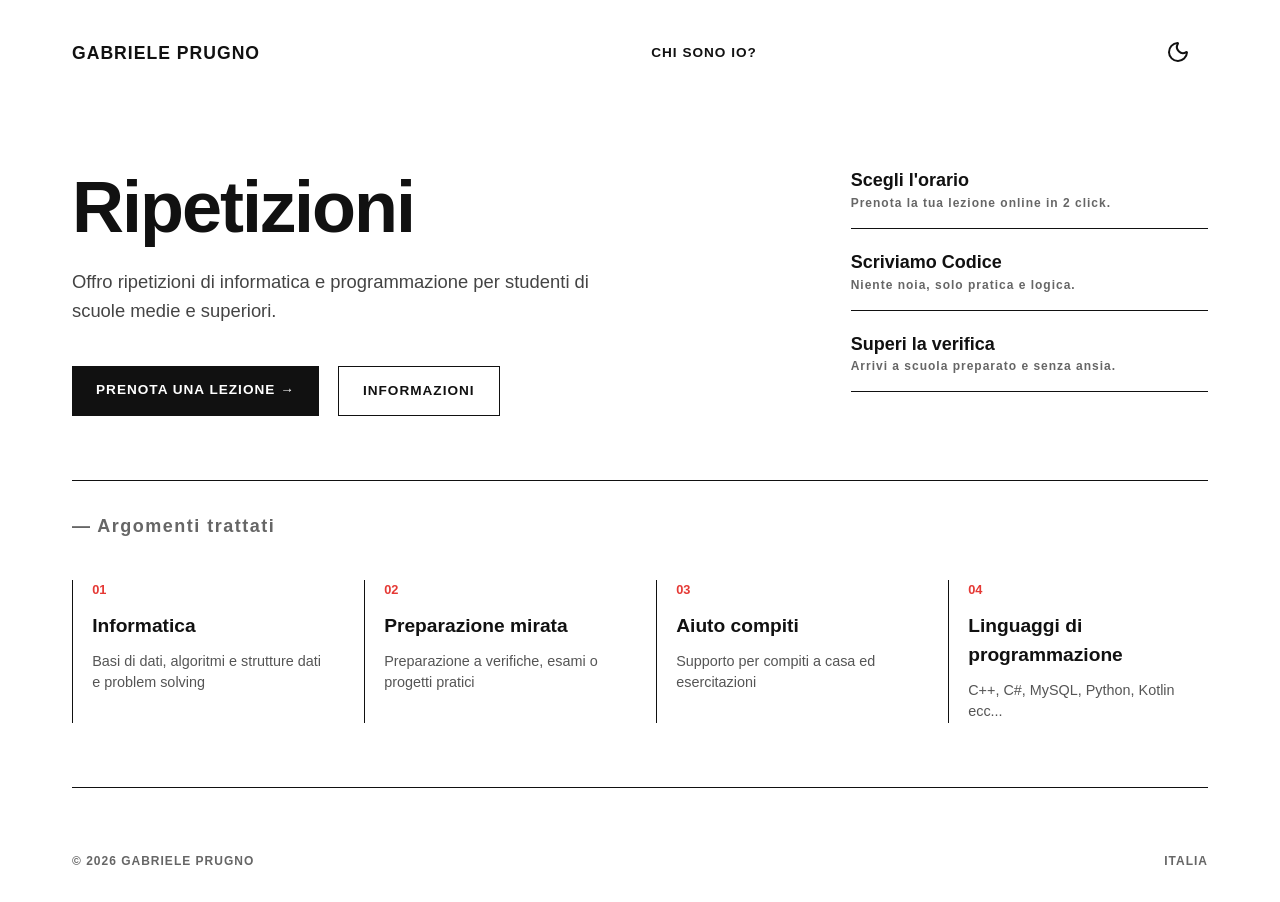
<file: index.html>
<!-- Copyright (c) 2026 Gabriele Prugno. All rights reserved. -->
<!DOCTYPE html>
<html lang="it">
<head>
    <meta charset="UTF-8">
    <meta name="viewport" content="width=device-width, initial-scale=1.0">
    <link rel="icon" type="image/png" href="favicon.png">
    <title>Home</title>
    <link rel="stylesheet" href="style/style.css">
</head>
<body>

    <!-- Header Navigation -->
    <header class="navbar">
        <div class="logo">GABRIELE PRUGNO</div>
        <nav class="nav-links">
            <a href="me.html">CHI SONO IO?</a>
        </nav>
        <button id="theme-toggle" class="btn-outline-sm" style="cursor: pointer; background: transparent;"><svg xmlns="http://www.w3.org/2000/svg" width="24" height="24" viewBox="0 0 24 24" fill="none" stroke="currentColor" stroke-width="2" stroke-linecap="round" stroke-linejoin="round" class="lucide lucide-moon"><path d="M20.985 12.486a9 9 0 1 1-9.473-9.472c.405-.022.617.46.402.803a6 6 0 0 0 8.268 8.268c.344-.215.825-.004.803.401"/></svg></button>
    </header>

    <!-- Main Content Container -->
    <main class="container">
        
        <!-- Hero Section -->
        <section class="hero-section">
            <div class="hero-content">
                <h1 class="hero-title">Ripetizioni</h1>
                <p class="hero-subtitle">
                    Offro ripetizioni di informatica e programmazione per studenti di scuole medie e superiori.
                </p>
                <div class="hero-buttons">
                    <a href="appuntamento.html" class="btn-solid">PRENOTA UNA LEZIONE &rarr;</a>
                    <a href="informazioni.html" class="btn-outline">INFORMAZIONI</a>
                </div>
            </div>

            <!-- Stats Block -->
            <div class="hero-stats">
                <div class="stat-item">
                    <div class="stat-number">Scegli l'orario</div>
                    <div class="stat-label">Prenota la tua lezione online in 2 click.</div>
                </div>
                <div class="stat-item">
                    <div class="stat-number">Scriviamo Codice</div>
                    <div class="stat-label">Niente noia, solo pratica e logica.</div>
                </div>
                <div class="stat-item">
                    <div class="stat-number">Superi la verifica</div>
                    <div class="stat-label">Arrivi a scuola preparato e senza ansia.</div>
                </div>
            </div>
        </section>

        <hr class="divider">

        <!-- Services Section -->
        <section id="servizi" class="services-section">
            <span class="section-tag" style="font-size: large;">&mdash; Argomenti trattati </span>
            <div class="services-grid">
                <div class="service-card">
                    <span class="service-num">01</span>
                    <h3 class="service-title">Informatica</h3>
                    <p class="service-text">Basi di dati, algoritmi e strutture dati e problem solving</p>
                </div>

                <div class="service-card">
                    <span class="service-num">02</span>
                    <h3 class="service-title">Preparazione mirata</h3>
                    <p class="service-text">Preparazione a verifiche, esami o progetti pratici</p>
                </div>

                <div class="service-card">
                    <span class="service-num">03</span>
                    <h3 class="service-title">Aiuto compiti</h3>
                    <p class="service-text">Supporto per compiti a casa ed esercitazioni</p>
                </div>

                <div class="service-card">
                    <span class="service-num">04</span>
                    <h3 class="service-title">Linguaggi di programmazione</h3>
                    <p class="service-text">C++, C#, MySQL, Python, Kotlin ecc...</p>
                </div>
            </div>
        </section>

        <hr class="divider">

    </main>

    <!-- Footer -->
    <footer class="footer-bar">
        <span>&copy; 2026 GABRIELE PRUGNO</span>
        <span><aclass="admin-link"></a>ITALIA</span>
    </footer>

    <!-- Script per la gestione del Theme Switcher tramite il bottone Booking -->
    <script>
        const themeToggleBtn = document.getElementById('theme-toggle');
        const htmlElement = document.documentElement;

        // Controlla se c'è un tema salvato in precedenza
        const savedTheme = localStorage.getItem('theme');
        if (savedTheme === 'dark') {
            htmlElement.setAttribute('data-theme', 'dark');
            themeToggleBtn.innerHTML = '<svg xmlns="http://www.w3.org/2000/svg" width="24" height="24" viewBox="0 0 24 24" fill="none" stroke="currentColor" stroke-width="2" stroke-linecap="round" stroke-linejoin="round" class="lucide lucide-sun"><circle cx="12" cy="12" r="4"/><path d="M12 2v2"/><path d="M12 20v2"/><path d="m4.93 4.93 1.41 1.41"/><path d="m17.66 17.66 1.41 1.41"/><path d="M2 12h2"/><path d="M20 12h2"/><path d="m6.34 17.66-1.41 1.41"/><path d="m19.07 4.93-1.41 1.41"/></svg>';
        }

        // Gestione del click sul bottone Booking
        themeToggleBtn.addEventListener('click', () => {
            const currentTheme = htmlElement.getAttribute('data-theme');
            
            if (currentTheme === 'dark') {
                htmlElement.removeAttribute('data-theme');
                localStorage.setItem('theme', 'light');
                themeToggleBtn.innerHTML = '<svg xmlns="http://www.w3.org/2000/svg" width="24" height="24" viewBox="0 0 24 24" fill="none" stroke="currentColor" stroke-width="2" stroke-linecap="round" stroke-linejoin="round" class="lucide lucide-moon"><path d="M20.985 12.486a9 9 0 1 1-9.473-9.472c.405-.022.617.46.402.803a6 6 0 0 0 8.268 8.268c.344-.215.825-.004.803.401"/></svg>';
            } else {
                htmlElement.setAttribute('data-theme', 'dark');
                localStorage.setItem('theme', 'dark');
                themeToggleBtn.innerHTML = '<svg xmlns="http://www.w3.org/2000/svg" width="24" height="24" viewBox="0 0 24 24" fill="none" stroke="currentColor" stroke-width="2" stroke-linecap="round" stroke-linejoin="round" class="lucide lucide-sun"><circle cx="12" cy="12" r="4"/><path d="M12 2v2"/><path d="M12 20v2"/><path d="m4.93 4.93 1.41 1.41"/><path d="m17.66 17.66 1.41 1.41"/><path d="M2 12h2"/><path d="M20 12h2"/><path d="m6.34 17.66-1.41 1.41"/><path d="m19.07 4.93-1.41 1.41"/></svg>';
            }
        });
    </script>

</body>
</html>
</file>
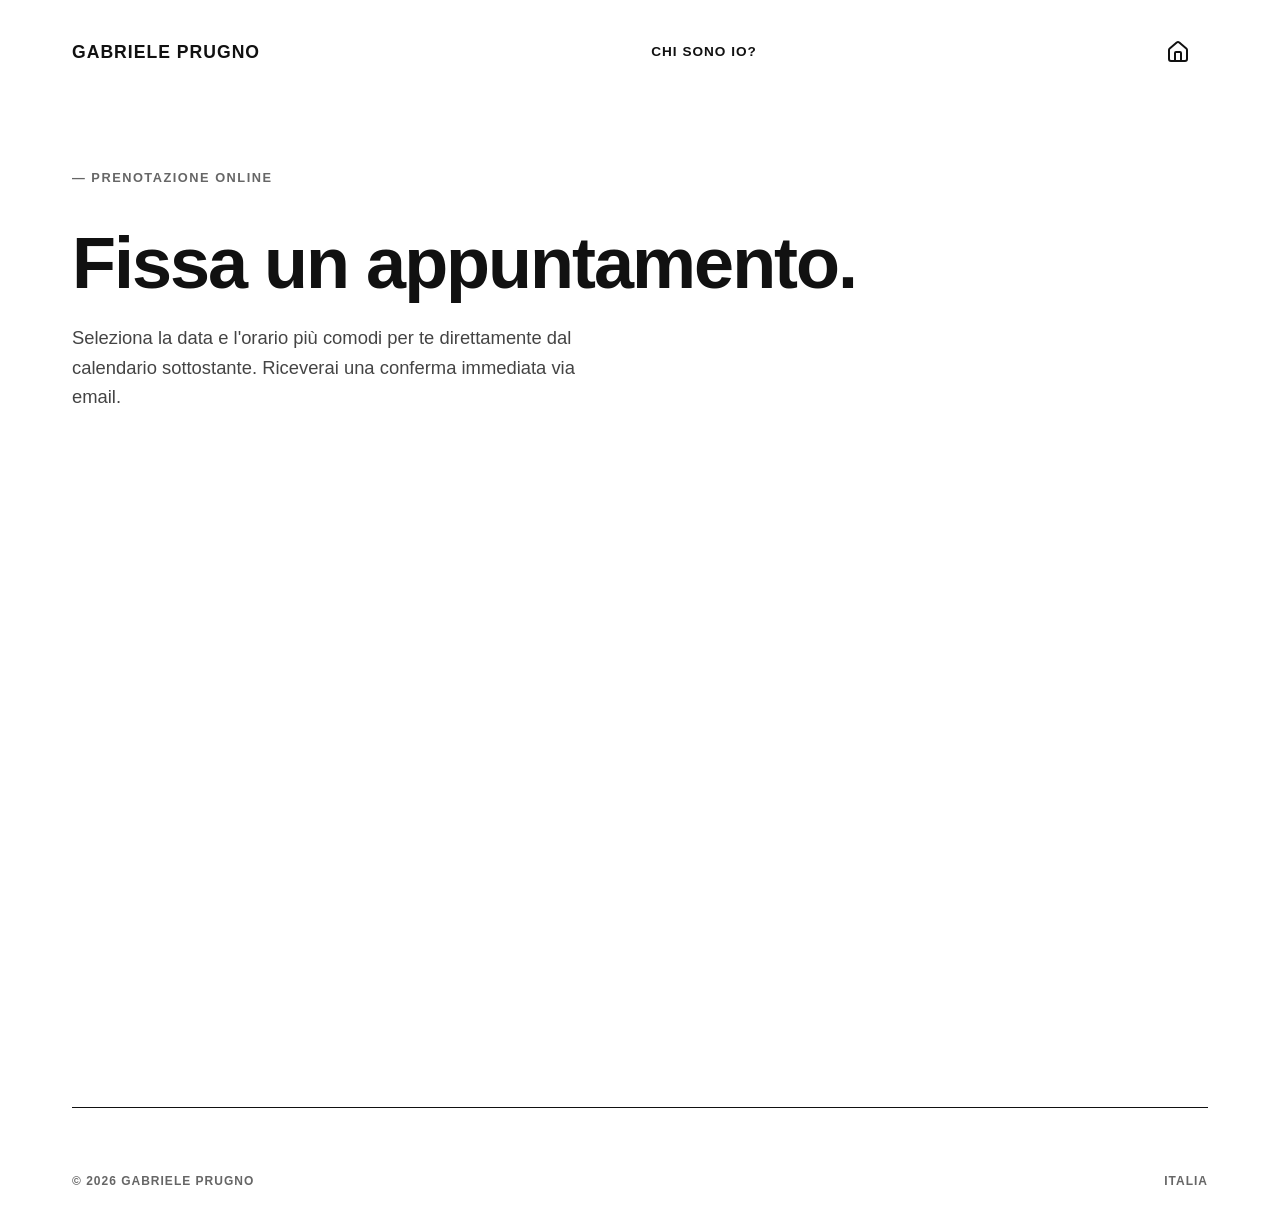
<file: appuntamento.html>
<!-- Copyright (c) 2026 Gabriele Prugno. All rights reserved. -->
<!DOCTYPE html>
<html lang="it">
<head>
    <meta charset="UTF-8">
    <meta name="viewport" content="width=device-width, initial-scale=1.0">
    <link rel="icon" type="image/png" href="favicon.png">
    <title>Appuntamento</title>
    
    <!-- Aggiunta essenziale per la Dark Mode: applica il tema salvato prima di caricare la pagina -->
    <script>
        const savedTheme = localStorage.getItem('theme');
        if (savedTheme === 'dark') {
            document.documentElement.setAttribute('data-theme', 'dark');
        }
    </script>

    <link rel="stylesheet" href="style/style.css">
</head>
<body>

    <!-- Header Navigation -->
    <header class="navbar">
        <div class="logo"><a href="index.html" style="text-decoration: none; color: inherit;">GABRIELE PRUGNO</a></div>
        <nav class="nav-links">
            <a href="me.html">CHI SONO IO?</a>
        </nav>
        <!-- Aggiunto lo stesso stile in linea del bottone della Home per pareggiare le dimensioni -->
        <a href="index.html" class="btn-outline-sm" style="cursor: pointer; background: transparent; display: flex; align-items: center; justify-content: center;">
            <svg xmlns="http://www.w3.org/2000/svg" width="24" height="24" viewBox="0 0 24 24" fill="none" stroke="currentColor" stroke-width="2" stroke-linecap="round" stroke-linejoin="round" class="lucide lucide-house">
                <path d="M15 21v-8a1 1 0 0 0-1-1h-4a1 1 0 0 0-1 1v8"/>
                <path d="M3 10a2 2 0 0 1 .709-1.528l7-6a2 2 0 0 1 2.582 0l7 6A2 2 0 0 1 21 10v9a2 2 0 0 1-2 2H5a2 2 0 0 1-2-2z"/>
            </svg>
        </a>
    </header>

    <!-- Main Content Container -->
    <main class="container">
        
        <!-- Booking Header Section -->
        <section class="hero-section" style="padding-bottom: 2rem; grid-template-columns: 1fr;">
            <div class="hero-content">
                <span class="section-tag">&mdash; PRENOTAZIONE ONLINE</span>
                <h1 class="hero-title">Fissa un appuntamento.</h1>
                <p class="hero-subtitle">
                    Seleziona la data e l'orario più comodi per te direttamente dal calendario sottostante. Riceverai una conferma immediata via email.
                </p>
            </div>
        </section>

        <!-- Google Calendar Embed Container -->
        <section class="booking-calendar-section">
            <div class="calendar-embed-frame">
                <!-- Google Calendar Appointment Scheduling begin -->
                <iframe src="https://calendar.google.com/calendar/appointments/schedules/AcZssZ2pSFNQS7HlMXKCCh6ACoEn0Q-ZIsM1eIbjxJtRkHIQAtX1nQZTLDccXStNKVUGUmn6h_0moEcF?gv=true" style="border: 0" width="100%" height="600" frameborder="0"></iframe>
                <!-- end Google Calendar Appointment Scheduling -->
            </div>
        </section>

        <hr class="divider">

    </main>

    <!-- Footer -->
    <footer class="footer-bar">
        <span>&copy; 2026 GABRIELE PRUGNO</span>
        <!-- Corretto il tag a -->
        <span><a class="admin-link"></a>ITALIA</span>
    </footer>

</body>
</html>
</file>
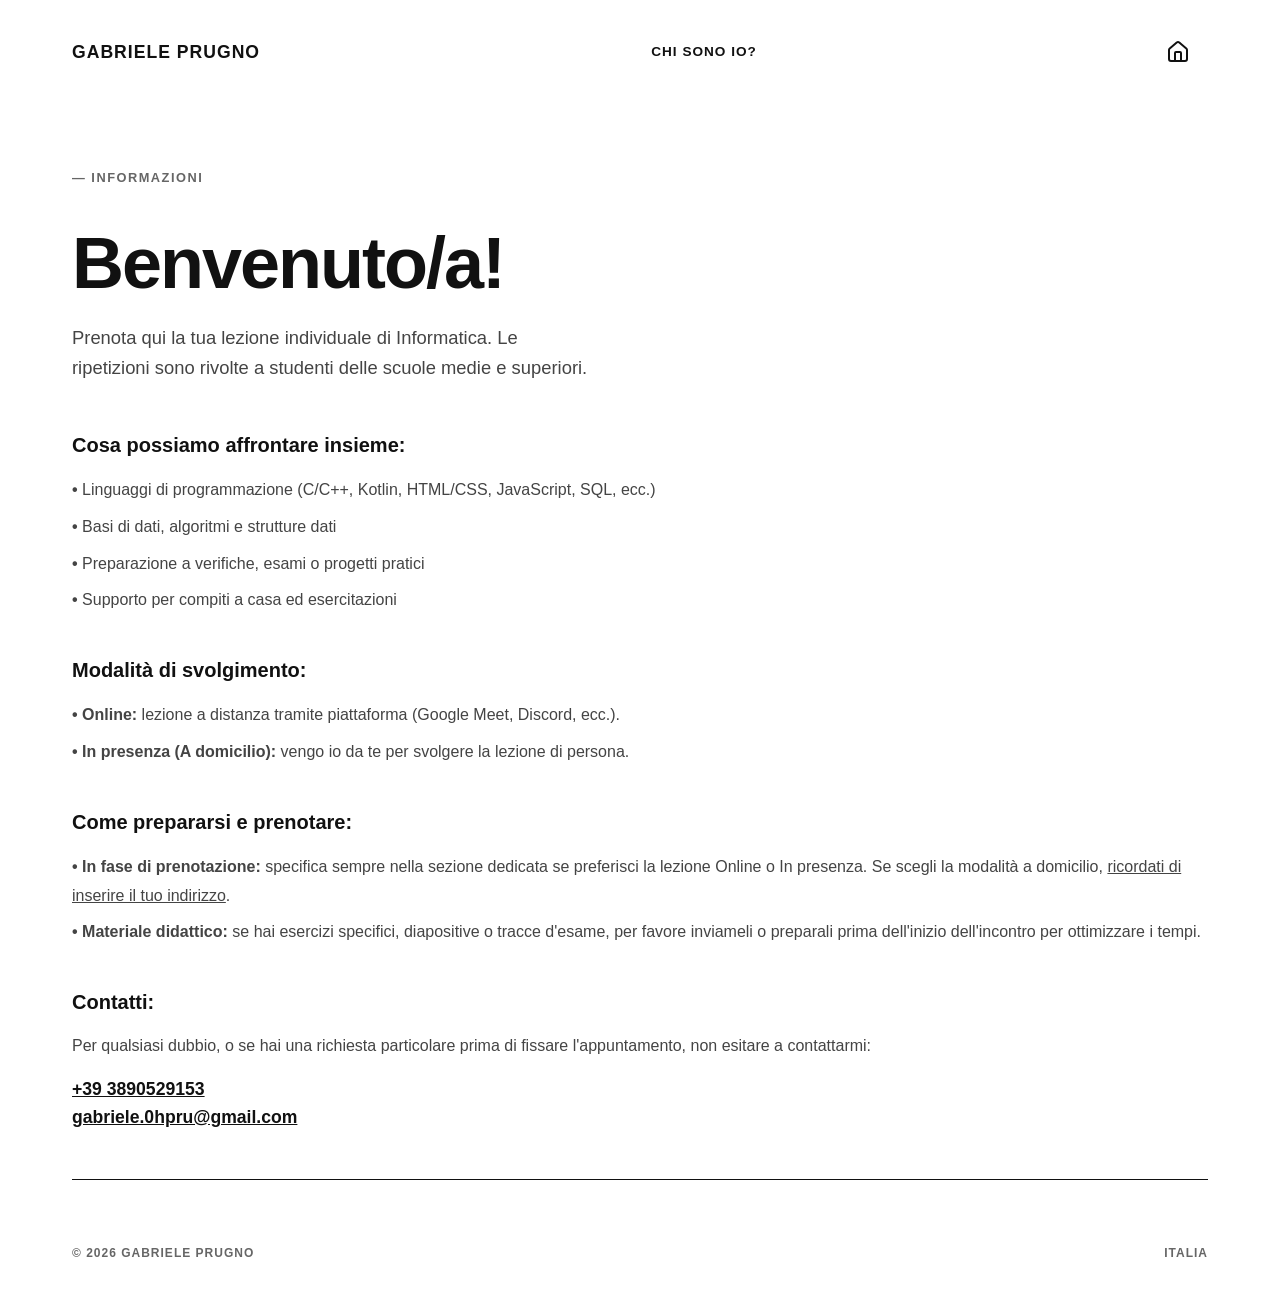
<file: informazioni.html>
<!-- Copyright (c) 2026 Gabriele Prugno. All rights reserved. -->
<!DOCTYPE html>
<html lang="it">
<head>
    <meta charset="UTF-8">
    <meta name="viewport" content="width=device-width, initial-scale=1.0">
    <link rel="icon" type="image/png" href="favicon.png">
    <title>Informazioni</title>
    
    <!-- Script di sincronizzazione immediata del tema per la Dark Mode -->
    <script>
        const savedTheme = localStorage.getItem('theme');
        if (savedTheme === 'dark') {
            document.documentElement.setAttribute('data-theme', 'dark');
        }
    </script>

    <link rel="stylesheet" href="style/style.css">
</head>
<body>

    <!-- Header Navigation -->
    <header class="navbar">
        <div class="logo"><a href="index.html" style="text-decoration: none; color: inherit;">GABRIELE PRUGNO</a></div>
        
        <!-- Menu di navigazione con ID per il mobile -->
        <nav class="nav-links" id="nav-menu">
            <a href="me.html">CHI SONO IO?</a>
        </nav>
        
        <!-- Gruppo bottoni a destra (Hamburger + Home) -->
        <div style="display: flex; gap: 0.5rem; align-items: center;">
            
            <!-- Tasto Hamburger (visibile solo su telefono tramite CSS) -->
            <button id="hamburger-btn" class="btn-outline-sm hamburger-btn">
                <svg xmlns="http://www.w3.org/2000/svg" width="24" height="24" viewBox="0 0 24 24" fill="none" stroke="currentColor" stroke-width="2" stroke-linecap="round" stroke-linejoin="round" class="lucide lucide-menu"><line x1="4" x2="20" y1="12" y2="12"/><line x1="4" x2="20" y1="6" y2="6"/><line x1="4" x2="20" y1="18" y2="18"/></svg>
            </button>

            <!-- Tasto Home (Casetta) -->
            <a href="index.html" class="btn-outline-sm" style="cursor: pointer; background: transparent; display: flex; align-items: center; justify-content: center;">
                <svg xmlns="http://www.w3.org/2000/svg" width="24" height="24" viewBox="0 0 24 24" fill="none" stroke="currentColor" stroke-width="2" stroke-linecap="round" stroke-linejoin="round" class="lucide lucide-house">
                    <path d="M15 21v-8a1 1 0 0 0-1-1h-4a1 1 0 0 0-1 1v8"/>
                    <path d="M3 10a2 2 0 0 1 .709-1.528l7-6a2 2 0 0 1 2.582 0l7 6A2 2 0 0 1 21 10v9a2 2 0 0 1-2 2H5a2 2 0 0 1-2-2z"/>
                </svg>
            </a>
            
        </div>
    </header>

    <!-- Main Content Container -->
    <main class="container">
        
        <!-- Information Section -->
        <section class="hero-section" style="padding-bottom: 2rem; grid-template-columns: 1fr;">
            <div class="hero-content">
                <span class="section-tag">&mdash; INFORMAZIONI</span>
                <h1 class="hero-title">Benvenuto/a!</h1>
                <p class="hero-subtitle" style="margin-bottom: 3rem;">
                    Prenota qui la tua lezione individuale di Informatica. Le ripetizioni sono rivolte a studenti delle scuole medie e superiori.
                </p>

                <!-- Blocco Testuale Strutturato -->
                <div style="text-align: left;">
                    
                    <h3 style="font-size: 1.25rem; font-weight: 800; margin-bottom: 1rem; color: var(--text-main);">Cosa possiamo affrontare insieme:</h3>
                    <ul style="list-style-type: none; padding-left: 0; margin-bottom: 2.5rem; color: var(--text-subtitle); line-height: 1.8;">
                        <li style="margin-bottom: 0.5rem;"><strong>&bull;</strong> Linguaggi di programmazione (C/C++, Kotlin, HTML/CSS, JavaScript, SQL, ecc.)</li>
                        <li style="margin-bottom: 0.5rem;"><strong>&bull;</strong> Basi di dati, algoritmi e strutture dati</li>
                        <li style="margin-bottom: 0.5rem;"><strong>&bull;</strong> Preparazione a verifiche, esami o progetti pratici</li>
                        <li style="margin-bottom: 0.5rem;"><strong>&bull;</strong> Supporto per compiti a casa ed esercitazioni</li>
                    </ul>

                    <h3 style="font-size: 1.25rem; font-weight: 800; margin-bottom: 1rem; color: var(--text-main);">Modalità di svolgimento:</h3>
                    <ul style="list-style-type: none; padding-left: 0; margin-bottom: 2.5rem; color: var(--text-subtitle); line-height: 1.8;">
                        <li style="margin-bottom: 0.5rem;"><strong>&bull; Online:</strong> lezione a distanza tramite piattaforma (Google Meet, Discord, ecc.).</li>
                        <li style="margin-bottom: 0.5rem;"><strong>&bull; In presenza (A domicilio):</strong> vengo io da te per svolgere la lezione di persona.</li>
                    </ul>

                    <h3 style="font-size: 1.25rem; font-weight: 800; margin-bottom: 1rem; color: var(--text-main);">Come prepararsi e prenotare:</h3>
                    <ul style="list-style-type: none; padding-left: 0; margin-bottom: 2.5rem; color: var(--text-subtitle); line-height: 1.8;">
                        <li style="margin-bottom: 0.5rem;"><strong>&bull; In fase di prenotazione:</strong> specifica sempre nella sezione dedicata se preferisci la lezione Online o In presenza. Se scegli la modalità a domicilio, <u>ricordati di inserire il tuo indirizzo</u>.</li>
                        <li style="margin-bottom: 0.5rem;"><strong>&bull; Materiale didattico:</strong> se hai esercizi specifici, diapositive o tracce d'esame, per favore inviameli o preparali prima dell'inizio dell'incontro per ottimizzare i tempi.</li>
                    </ul>

                    <h3 style="font-size: 1.25rem; font-weight: 800; margin-bottom: 1rem; color: var(--text-main);">Contatti:</h3>
                    <p style="color: var(--text-subtitle); line-height: 1.6; margin-bottom: 1rem;">
                        Per qualsiasi dubbio, o se hai una richiesta particolare prima di fissare l'appuntamento, non esitare a contattarmi:
                    </p>
                    <p style="color: var(--text-main); font-weight: 600; line-height: 1.6; font-size: 1.1rem;">
                        <a href="tel:+393890529153" style="color: inherit; text-decoration: underline;">+39 3890529153</a>
                        <br>
                        <a href="mailto:gabriele.0hpru@gmail.com" style="color: inherit; text-decoration: underline;">gabriele.0hpru@gmail.com</a>
                    </p>

                </div>
            </div>
        </section>

        <hr class="divider">

    </main>

    <!-- Footer -->
    <footer class="footer-bar">
        <span>&copy; 2026 GABRIELE PRUGNO</span>
        <span><a class="admin-link"></a>ITALIA</span>
    </footer>

    <!-- Script per aprire/chiudere il menu Hamburger su mobile -->
    <script>
        const hamburgerBtn = document.getElementById('hamburger-btn');
        const navMenu = document.getElementById('nav-menu');

        if (hamburgerBtn && navMenu) {
            hamburgerBtn.addEventListener('click', () => {
                navMenu.classList.toggle('active');
            });
        }
    </script>

</body>
</html>
</file>
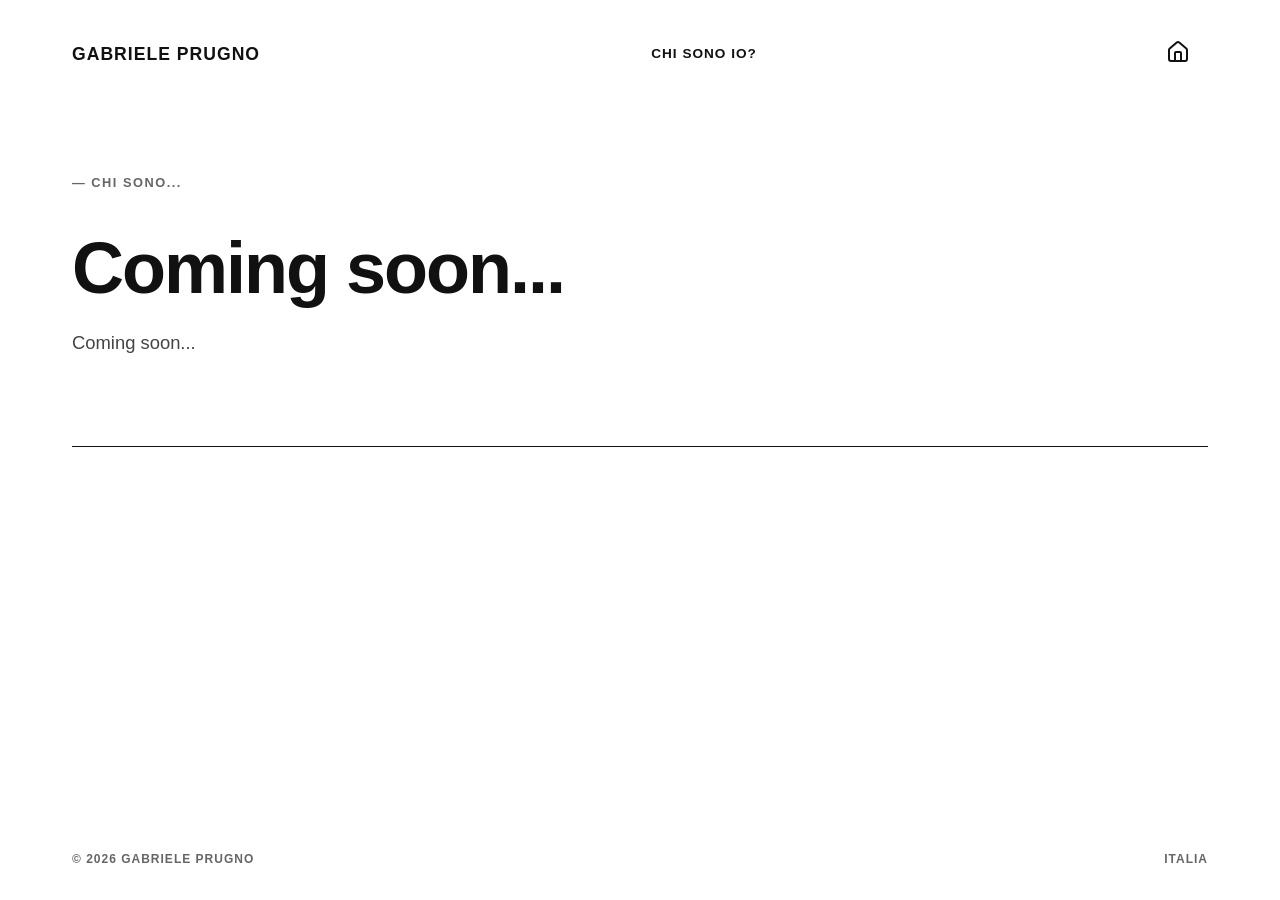
<file: me.html>
<!-- Copyright (c) 2026 Gabriele Prugno. All rights reserved. -->
<!DOCTYPE html>
<html lang="it">
<head>
    <meta charset="UTF-8">
    <meta name="viewport" content="width=device-width, initial-scale=1.0">
    <link rel="icon" type="image/png" href="favicon.png">
    <title>Io</title>
    <link rel="stylesheet" href="style/style.css">
</head>
<body>

    <!-- Header Navigation -->
    <header class="navbar">
        <div class="logo"><a href="index.html" style="text-decoration: none; color: inherit;">GABRIELE PRUGNO</a></div>
        <nav class="nav-links">
            <a href="me.html">CHI SONO IO?</a>
        </nav>
        <a href="index.html" class="btn-outline-sm"><svg xmlns="http://www.w3.org/2000/svg" width="24" height="24" viewBox="0 0 24 24" fill="none" stroke="currentColor" stroke-width="2" stroke-linecap="round" stroke-linejoin="round" class="lucide lucide-house"><path d="M15 21v-8a1 1 0 0 0-1-1h-4a1 1 0 0 0-1 1v8"/><path d="M3 10a2 2 0 0 1 .709-1.528l7-6a2 2 0 0 1 2.582 0l7 6A2 2 0 0 1 21 10v9a2 2 0 0 1-2 2H5a2 2 0 0 1-2-2z"/></svg></a>
    </header>

    <!-- Main Content Container -->
    <main class="container">
        
        <!-- Booking Header Section -->
        <section class="hero-section" style="padding-bottom: 2rem; grid-template-columns: 1fr;">
            <div class="hero-content">
                <span class="section-tag">&mdash; CHI SONO...</span>
                <h1 class="hero-title">Coming soon...</h1>
                <p class="hero-subtitle">
                    Coming soon...
                </p>
            </div>
        </section>

        

        <hr class="divider">

    </main>

    <!-- Footer -->
    <footer class="footer-bar">
        <span>&copy; 2026 GABRIELE PRUGNO</span>
        <span><aclass="admin-link"></a>ITALIA</span>
    </footer>

</body>
</html>
</file>
<file: style/style.css>
/* Reset base */
html {
    overflow-y: scroll;
}
* {
    box-sizing: border-box;
    margin: 0;
    padding: 0;
}

/* 1. Definizione delle Variabili per i Temi */
:root {
    --bg-color: #ffffff;
    --text-main: #111111;
    --text-subtitle: #444444;
    --text-muted: #666666;
    --text-service: #555555;
    --border-color: #111111;
    
    --btn-solid-bg: #111111;
    --btn-solid-text: #ffffff;
    --btn-solid-hover: #333333;
    
    --btn-outline-bg: transparent;
    --btn-outline-text: #111111;
    --btn-outline-border: #111111;
    --btn-outline-hover-bg: #111111;
    --btn-outline-hover-text: #ffffff;
}

[data-theme="dark"] {
    --bg-color: #121212;
    --text-main: #ffffff;
    --text-subtitle: #cccccc;
    --text-muted: #aaaaaa;
    --text-service: #cccccc;
    --border-color: #ffffff;
    
    --btn-solid-bg: #ffffff;
    --btn-solid-text: #121212;
    --btn-solid-hover: #e0e0e0;
    
    --btn-outline-bg: transparent;
    --btn-outline-text: #ffffff;
    --btn-outline-border: #ffffff;
    --btn-outline-hover-bg: #ffffff;
    --btn-outline-hover-text: #121212;
}

body {
    font-family: 'Helvetica Neue', Arial, sans-serif;
    background-color: var(--bg-color);
    color: var(--text-main);
    line-height: 1.5;
    display: flex;
    flex-direction: column;
    min-height: 100vh;
    transition: background-color 0.3s ease, color 0.3s ease;
}

/* Container principale */
.container {
    max-width: 1200px;
    margin: 0 auto;
    padding: 0 2rem;
    flex: 1;
    width: 100%;
}

/* Navigation Bar */
.navbar {
    display: flex;
    justify-content: space-between;
    align-items: center;
    padding: 2rem;
    max-width: 1200px;
    margin: 0 auto;
    width: 100%;
}

.logo {
    font-weight: 800;
    font-size: 1.1rem;
    letter-spacing: 1px;
}

.nav-links {
    display: flex;
    gap: 2rem;
}

.nav-links a {
    text-decoration: none;
    color: var(--text-main);
    font-size: 0.85rem;
    font-weight: 600;
    letter-spacing: 1px;
}

.nav-links a:hover {
    opacity: 0.6;
}

/* Buttons */
.btn-outline-sm {
    text-decoration: none;
    color: var(--btn-outline-text);
    border: none;
    background-color: transparent;
    padding: 8px 18px;
    font-size: 0.8rem;
    font-weight: 700;
    letter-spacing: 1px;
    transition: all 0.2s ease;
}

.btn-outline-sm:hover {
    border: none;
    background-color: transparent;
    color: var(--btn-outline-hover-text);
}
.btn-outline-torna {
    text-decoration: none;
    color: var(--btn-outline-text);
    border: 1px solid var(--btn-outline-border);
    background-color: var(--btn-outline-bg);
    padding: 8px 18px;
    font-size: 0.8rem;
    font-weight: 700;
    letter-spacing: 1px;
    transition: all 0.2s ease;
}
.btn-outline-torna:hover {
    background-color: var(--btn-outline-hover-bg);
    color: var(--btn-outline-hover-text);
}

.btn-solid {
    display: inline-block;
    background-color: var(--btn-solid-bg);
    color: var(--btn-solid-text);
    text-decoration: none;
    padding: 14px 24px;
    font-size: 0.85rem;
    font-weight: 700;
    letter-spacing: 1px;
    transition: background-color 0.2s ease;
}

.btn-solid:hover {
    background-color: var(--btn-solid-hover);
}

.btn-outline {
    display: inline-block;
    background-color: var(--btn-outline-bg);
    color: var(--btn-outline-text);
    border: 1px solid var(--btn-outline-border);
    text-decoration: none;
    padding: 14px 24px;
    font-size: 0.85rem;
    font-weight: 700;
    letter-spacing: 1px;
    transition: all 0.2s ease;
}

.btn-outline:hover {
    background-color: var(--btn-outline-hover-bg);
    color: var(--btn-outline-hover-text);
}

.link-underline {
    color: var(--text-main);
    font-size: 0.85rem;
    font-weight: 700;
    letter-spacing: 1px;
    text-decoration: underline;
    text-underline-offset: 4px;
    align-self: center;
}

/* Hero Section */
.hero-section {
    display: grid;
    grid-template-columns: 2fr 1fr;
    gap: 4rem;
    padding: 4rem 0 3rem 0;
    align-items: start;
}

.hero-title {
    font-size: 4.5rem;
    font-weight: 900;
    letter-spacing: -2px;
    line-height: 1;
    margin-bottom: 1.5rem;
}

.hero-subtitle {
    font-size: 1.15rem;
    color: var(--text-subtitle);
    max-width: 520px;
    margin-bottom: 2.5rem;
    line-height: 1.6;
}

.hero-buttons {
    display: flex;
    gap: 1.2rem;
    flex-wrap: wrap;
}

/* Stats Block */
.hero-stats {
    display: flex;
    flex-direction: column;
}

.stat-item {
    border-bottom: 1px solid var(--border-color);
    padding-bottom: 1rem;
    margin-bottom: 1.5rem;
}

.stat-number {
    font-size: large;
    font-weight: 900;
    line-height: 1;
}

.stat-label {
    font-size: 0.75rem;
    font-weight: 700;
    color: var(--text-muted);
    letter-spacing: 1px;
    margin-top: 0.3rem;
}

/* Divider Line */
.divider {
    border: none;
    border-top: 1px solid var(--border-color);
    margin: 1rem 0 2rem 0;
}

/* Services Section */
.services-section {
    padding-bottom: 3rem;
}

.section-tag {
    font-size: 0.8rem;
    font-weight: 700;
    color: var(--text-muted);
    letter-spacing: 1.5px;
    display: block;
    margin-bottom: 2.5rem;
}

.services-grid {
    display: grid;
    grid-template-columns: repeat(4, 1fr);
    gap: 2rem;
}

.service-card {
    border-left: 1px solid var(--border-color);
    padding-left: 1.2rem;
}

.service-num {
    font-size: 0.8rem;
    font-weight: 700;
    color: #e53935; /* accento di colore rosso come nell'immagine */
    display: block;
    margin-bottom: 0.8rem;
}

.service-title {
    font-size: 1.2rem;
    font-weight: 800;
    margin-bottom: 0.6rem;
}

.service-text {
    font-size: 0.9rem;
    color: var(--text-service);
    line-height: 1.5;
}

/* Footer */
.footer-bar {
    display: flex;
    justify-content: space-between;
    padding: 2rem;
    max-width: 1200px;
    margin: 0 auto;
    width: 100%;
    font-size: 0.75rem;
    font-weight: 700;
    color: var(--text-muted);
    letter-spacing: 1px;
}

.admin-link {
    color: var(--text-muted);
    text-decoration: none;
}

.admin-link:hover {
    color: var(--text-main);
}

/* Responsive per Schermi Piccoli */
@media (max-width: 900px) {
    .hero-section {
        grid-template-columns: 1fr;
        gap: 3rem;
    }
    .services-grid {
        grid-template-columns: repeat(2, 1fr);
        gap: 2rem;
    }
    .nav-links {
        display: none;
    }
    .hero-title {
        font-size: 3rem;
    }
}

@media (max-width: 600px) {
    .services-grid {
        grid-template-columns: 1fr;
    }
}
/* --- Menu Mobile (Hamburger) --- */
.hamburger-btn {
    display: none; /* Nascosto su PC */
    background: transparent;
    border: none;
    color: var(--text-main);
    cursor: pointer;
    padding: 0.4rem;
}

@media (max-width: 768px) {
    .hamburger-btn {
        display: flex;
        align-items: center;
    }
    
    .nav-links {
        display: none; /* Nasconde le scritte di default su mobile */
        flex-direction: column;
        position: absolute;
        top: 70px; /* Distanza dall'alto, regolabile */
        left: 0;
        width: 100%;
        background-color: var(--bg-main);
        border-bottom: 1px solid var(--border-color);
        padding: 1.5rem 0;
        text-align: center;
        box-shadow: 0 10px 15px -3px rgba(0, 0, 0, 0.1);
        z-index: 100;
    }

    /* Classe che il Javascript userà per aprire il menu */
    .nav-links.active {
        display: flex; 
    }
}
</file>
